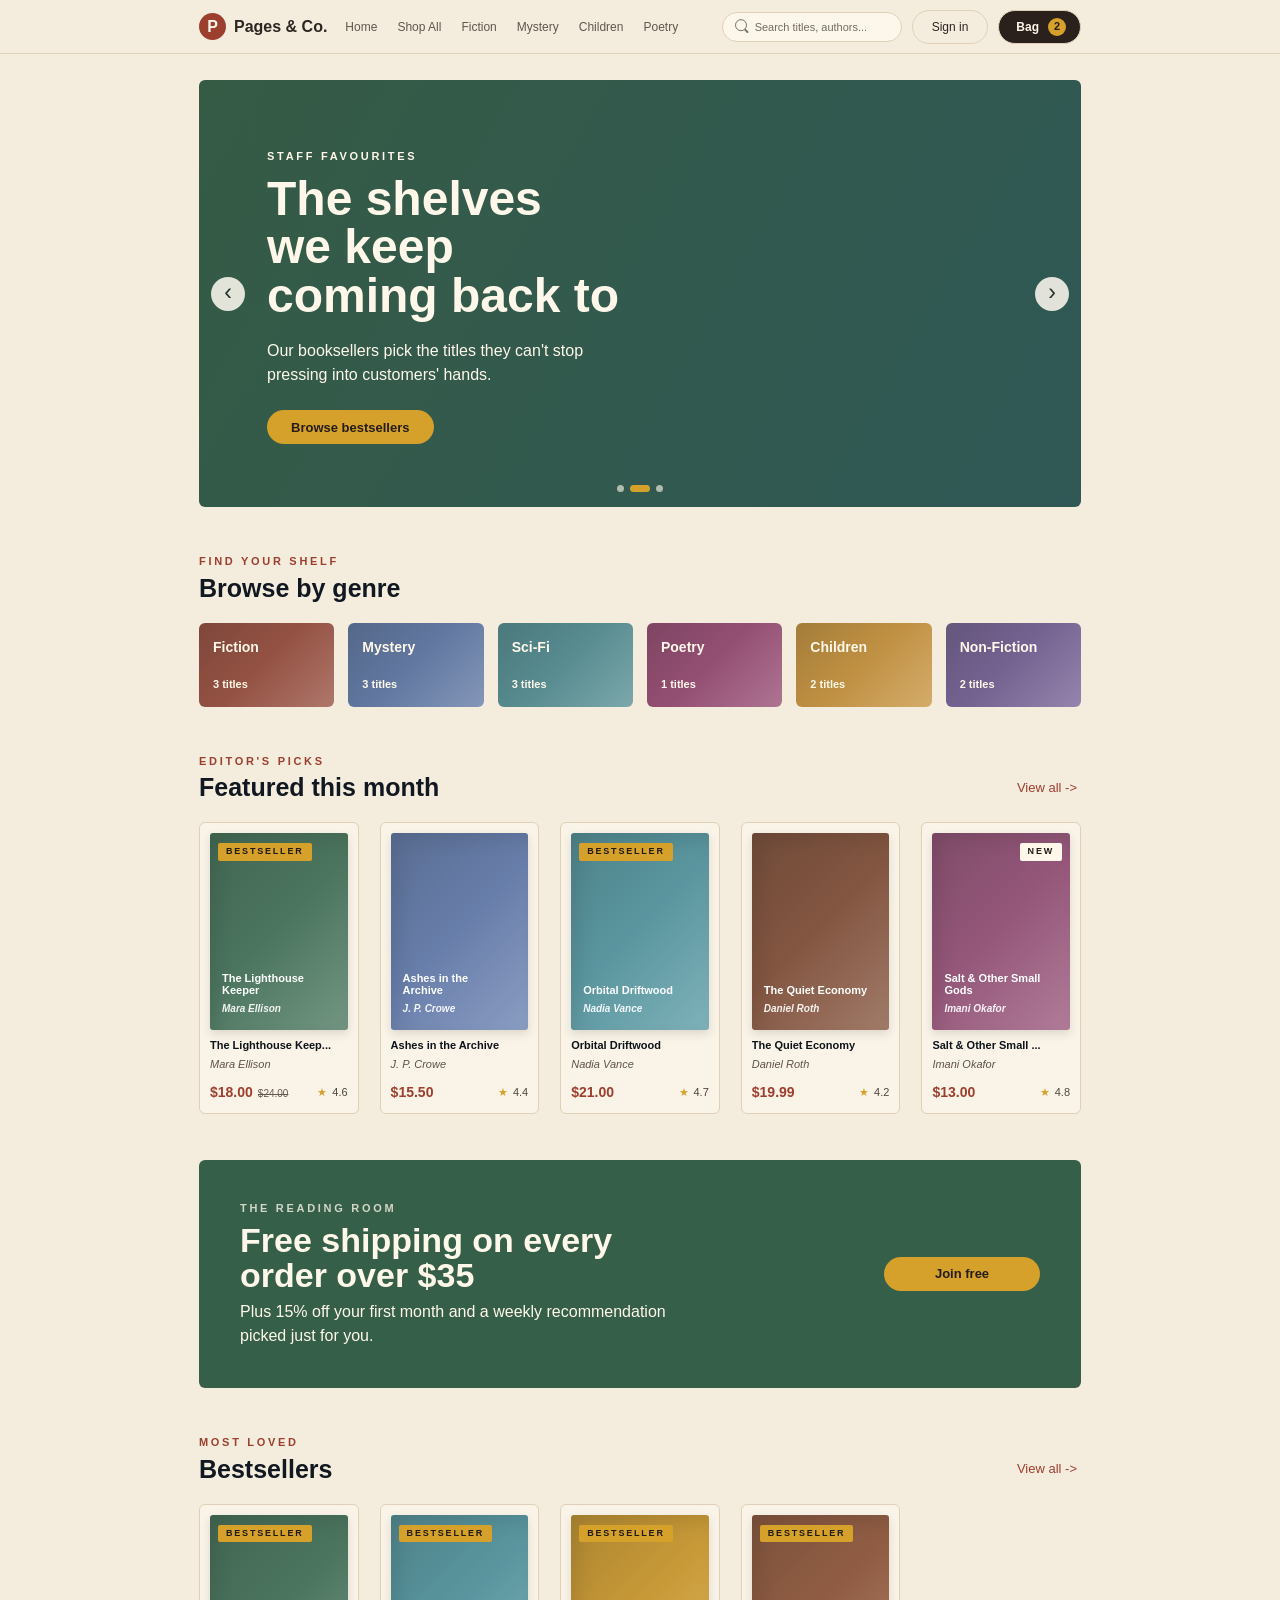
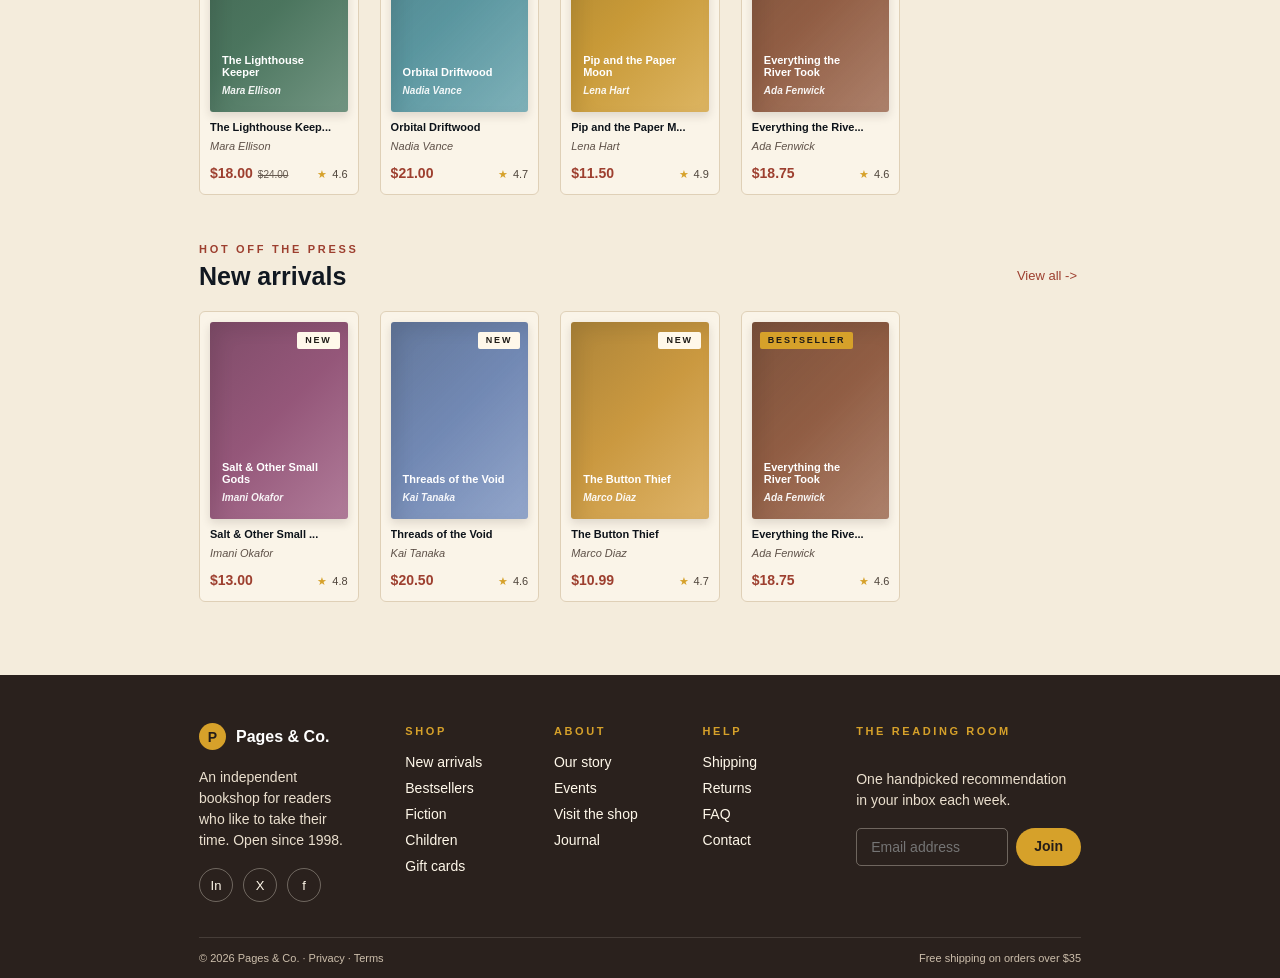
<file: index.html>
<!DOCTYPE html>
<html lang="en">

<head>
    <meta charset="UTF-8" />
    <meta name="viewport" content="width=device-width, initial-scale=1.0" />
    <title>Pages & Co. | Home</title>

    <link rel="stylesheet" href="./css/style.css" />
</head>

<body class="home-page">
    <header class="site-header" id="siteHeader"></header>

    <main>
        <section class="hero-section" aria-labelledby="hero-title">
            <div class="container hero-wrapper">
                <article class="hero-content" aria-live="polite">
                    <p class="section-label">Staff favourites</p>
                    <h1 id="hero-title">
                        <span>The shelves</span>
                        <span>we keep</span>
                        <span>coming back to</span>
                    </h1>
                    <p>
                        Our booksellers pick the titles they can't stop pressing into
                        customers' hands.
                    </p>

                    <div class="hero-actions">
                        <a href="./lists.html" class="btn btn-primary">Browse bestsellers</a>
                    </div>
                </article>

                <button type="button" class="hero-arrow hero-arrow-prev" aria-label="Previous slide"></button>
                <button type="button" class="hero-arrow hero-arrow-next" aria-label="Next slide"></button>
                <div class="hero-dots" role="group" aria-label="Choose hero slide">
                    <button type="button" data-slide="0" aria-label="Show slide 1"></button>
                    <button type="button" data-slide="1" aria-label="Show slide 2"></button>
                    <button type="button" data-slide="2" aria-label="Show slide 3"></button>
                </div>
            </div>
        </section>

        <section class="genre-section" aria-labelledby="genre-title">
            <div class="container">
                <div class="section-heading">
                    <p class="section-label">Find your shelf</p>
                    <h2 id="genre-title">Browse by genre</h2>
                </div>

                <div class="genre-grid" id="genreGrid">
                    <!-- Genre cards will be rendered by JavaScript -->
                </div>
            </div>
        </section>

        <section class="books-section" aria-labelledby="featured-title">
            <div class="container">
                <div class="section-heading">
                    <p class="section-label">Editor's picks</p>
                    <h2 id="featured-title">Featured this month</h2>
                    <a href="./lists.html" class="section-link">View all -></a>
                </div>

                <div class="book-grid" id="featuredBooks">
                    <!-- Book cards will be rendered by JavaScript -->
                </div>
            </div>
        </section>

        <section class="promo-section" aria-labelledby="promo-title">
            <div class="container">
                <article class="promo-banner">
                    <div>
                        <p class="section-label">The reading room</p>
                        <h2 id="promo-title">Free shipping on every order over $35</h2>
                        <p>Plus 15% off your first month and a weekly recommendation picked just for you.</p>
                    </div>

                    <a href="./lists.html" class="btn btn-primary">Join free</a>
                </article>
            </div>
        </section>

        <section class="books-section" aria-labelledby="bestseller-title">
            <div class="container">
                <div class="section-heading">
                    <p class="section-label">Most loved</p>
                    <h2 id="bestseller-title">Bestsellers</h2>
                    <a href="./lists.html" class="section-link">View all -></a>
                </div>

                <div class="book-grid" id="bestsellerBooks">
                    <!-- Book cards will be rendered by JavaScript -->
                </div>
            </div>
        </section>

        <section class="books-section" aria-labelledby="new-title">
            <div class="container">
                <div class="section-heading">
                    <p class="section-label">Hot off the press</p>
                    <h2 id="new-title">New arrivals</h2>
                    <a href="./lists.html" class="section-link">View all -></a>
                </div>

                <div class="book-grid" id="newBooks">
                    <!-- Book cards will be rendered by JavaScript -->
                </div>
            </div>
        </section>
    </main>

    <footer class="site-footer" id="siteFooter"></footer>

    <aside class="login-modal" id="loginModal" aria-hidden="true"></aside>

    <script src="./js/data/books.js"></script>
    <script src="./js/data/genres.js"></script>
    <script src="./js/data/users.js"></script>
    <script src="./js/components/site-header.js"></script>
    <script src="./js/components/site-footer.js"></script>
    <script src="./js/components/login-modal.js"></script>
    <script src="./js/core/utils.js"></script>
    <script src="./js/core/cart-store.js"></script>
    <script src="./js/components/book-card.js"></script>
    <script src="./js/pages/home-page.js"></script>
    <script src="./js/main.js"></script>
</body>

</html>
</file>
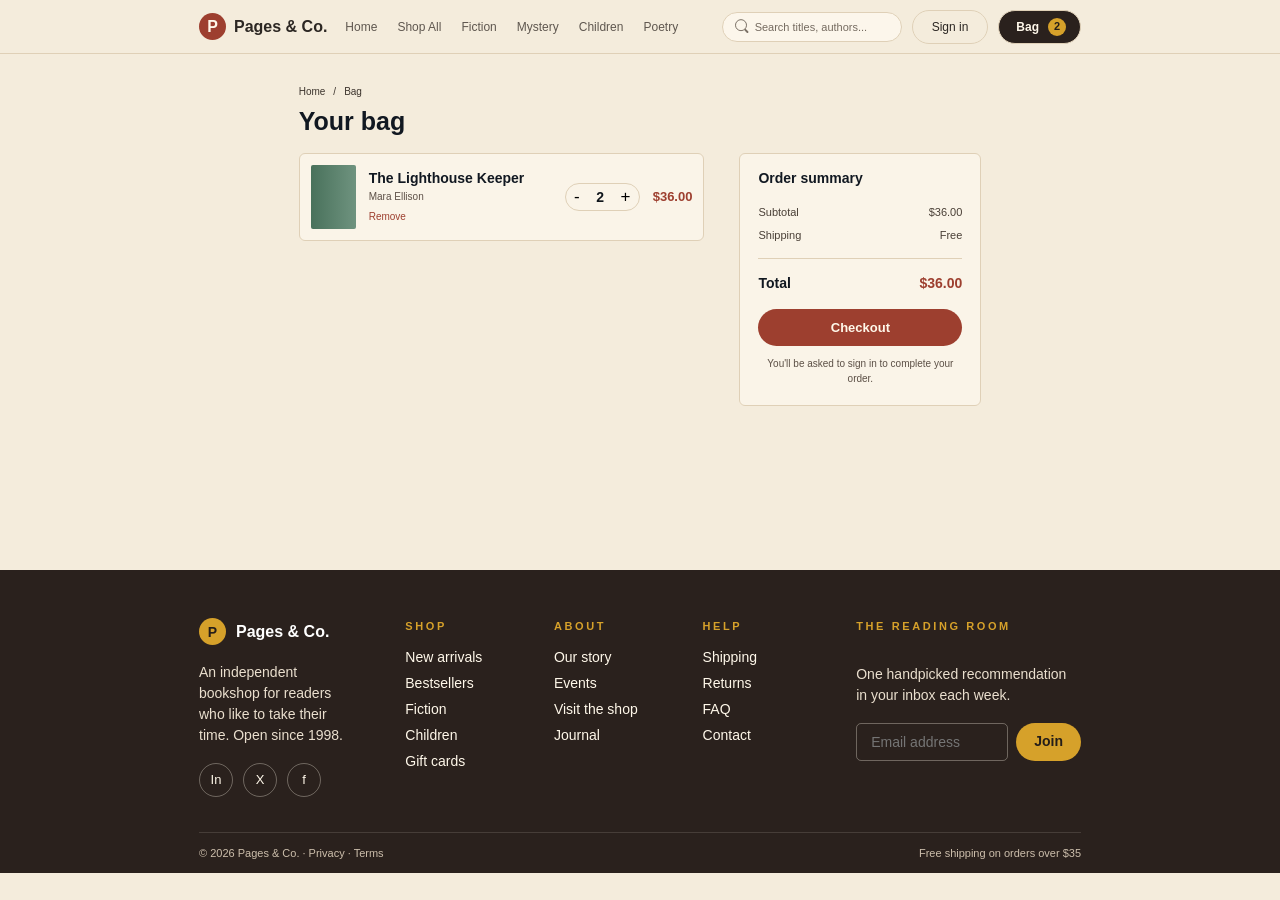
<file: checkout.html>
<!DOCTYPE html>
<html lang="en">

<head>
    <meta charset="UTF-8" />
    <meta name="viewport" content="width=device-width, initial-scale=1.0" />
    <title>Pages & Co. | Bag</title>

    <link rel="stylesheet" href="./css/style.css" />
</head>

<body class="checkout-page">
    <header class="site-header" id="siteHeader"></header>

    <main>
        <section class="page-hero" aria-labelledby="bag-title">
            <div class="container">
                <nav class="breadcrumb" aria-label="Breadcrumb">
                    <a href="./index.html">Home</a>
                    <span>/</span>
                    <span>Bag</span>
                </nav>

                <h1 id="bag-title">Your bag</h1>
            </div>
        </section>

        <section class="bag-section" aria-labelledby="bag-content-title">
            <div class="container bag-layout">
                <section class="bag-items" aria-labelledby="bag-content-title">
                    <h2 id="bag-content-title">Shopping bag</h2>

                    <div id="cartItems">
                        <!-- Cart items rendered by JavaScript -->
                    </div>
                </section>

                <aside class="order-summary" aria-labelledby="summary-title">
                    <h2 id="summary-title">Order summary</h2>

                    <dl>
                        <div>
                            <dt>Subtotal</dt>
                            <dd id="subtotal">$0.00</dd>
                        </div>

                        <div>
                            <dt>Shipping</dt>
                            <dd>Free</dd>
                        </div>

                        <div class="summary-total">
                            <dt>Total</dt>
                            <dd id="total">$0.00</dd>
                        </div>
                    </dl>

                    <button type="button" class="btn btn-primary checkout-btn" id="checkoutBtn">
                        Checkout
                    </button>
                    <p class="checkout-note">You'll be asked to sign in to complete your order.</p>
                </aside>
            </div>
        </section>
    </main>

    <footer class="site-footer" id="siteFooter"></footer>

    <aside class="login-modal" id="loginModal" aria-hidden="true"></aside>

    <script src="./js/data/books.js"></script>
    <script src="./js/data/genres.js"></script>
    <script src="./js/data/users.js"></script>
    <script src="./js/components/site-header.js"></script>
    <script src="./js/components/site-footer.js"></script>
    <script src="./js/components/login-modal.js"></script>
    <script src="./js/core/utils.js"></script>
    <script src="./js/core/cart-store.js"></script>
    <script src="./js/pages/checkout-page.js"></script>
    <script src="./js/main.js"></script>
</body>

</html>
</file>
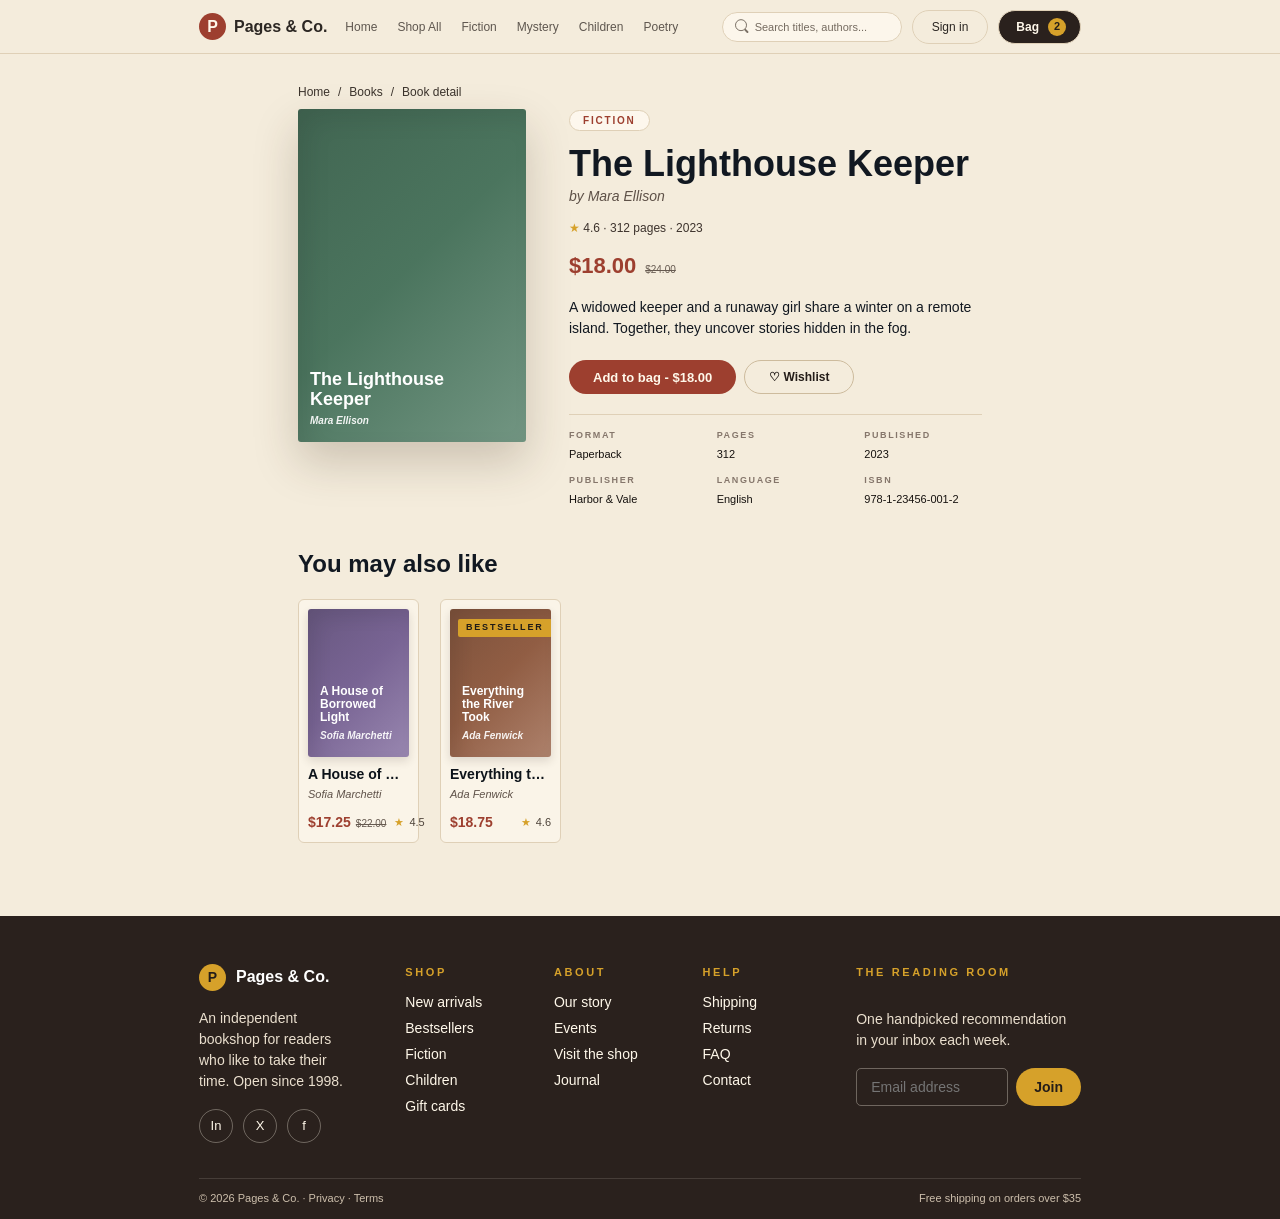
<file: detail.html>
<!DOCTYPE html>
<html lang="en">

<head>
    <meta charset="UTF-8" />
    <meta name="viewport" content="width=device-width, initial-scale=1.0" />
    <title>Pages & Co. | Book Detail</title>

    <link rel="stylesheet" href="./css/style.css" />
</head>

<body class="detail-page">
    <header class="site-header" id="siteHeader"></header>

    <main>
        <section class="detail-section" aria-labelledby="detail-title">
            <div class="container">
                <nav class="breadcrumb" aria-label="Breadcrumb">
                    <a href="./index.html">Home</a>
                    <span>/</span>
                    <a href="./lists.html">Books</a>
                    <span>/</span>
                    <span>Book detail</span>
                </nav>

                <article class="book-detail" id="bookDetail">
                    <figure class="detail-cover-wrapper">
                        <div class="book-cover detail-cover" aria-hidden="true">
                            Book Cover
                        </div>
                        <figcaption>Book cover preview</figcaption>
                    </figure>

                    <section class="detail-info">
                        <p class="book-badge">Fiction</p>
                        <h1 id="detail-title">The Lighthouse Keeper</h1>
                        <p class="book-author">by Mara Ellison</p>

                        <p class="book-rating">&#9733; 4.6 &middot; 312 pages &middot; 2023</p>

                        <p class="detail-price">
                            <span>$18.00</span>
                            <del>$24.00</del>
                        </p>

                        <p class="book-description">
                            A widowed keeper and a runaway girl share a winter on a remote island.
                            Together, they uncover stories hidden in the fog.
                        </p>

                        <div class="detail-actions">
                            <button type="button" class="btn btn-primary" id="addToBagBtn">
                                Add to bag - $18.00
                            </button>

                            <button type="button" class="btn btn-outline" id="wishlistBtn">
                                &#9825; Wishlist
                            </button>
                        </div>

                        <aside class="book-meta" aria-label="Book information">
                            <p><strong>Genre:</strong> Fiction</p>
                            <p><strong>Pages:</strong> 312</p>
                            <p><strong>Published:</strong> 2023</p>
                        </aside>
                    </section>
                </article>
            </div>
        </section>

        <section class="books-section" aria-labelledby="related-title">
            <div class="container">
                <div class="section-heading">
                    <h2 id="related-title">You may also like</h2>
                </div>

                <div class="book-grid" id="relatedBooks">
                    <!-- Related books rendered by JavaScript -->
                </div>
            </div>
        </section>
    </main>

    <footer class="site-footer" id="siteFooter"></footer>

    <aside class="login-modal" id="loginModal" aria-hidden="true"></aside>

    <script src="./js/data/books.js"></script>
    <script src="./js/data/genres.js"></script>
    <script src="./js/data/users.js"></script>
    <script src="./js/components/site-header.js"></script>
    <script src="./js/components/site-footer.js"></script>
    <script src="./js/components/login-modal.js"></script>
    <script src="./js/core/utils.js"></script>
    <script src="./js/core/cart-store.js"></script>
    <script src="./js/components/book-card.js"></script>
    <script src="./js/pages/detail-page.js"></script>
    <script src="./js/main.js"></script>
</body>

</html>
</file>
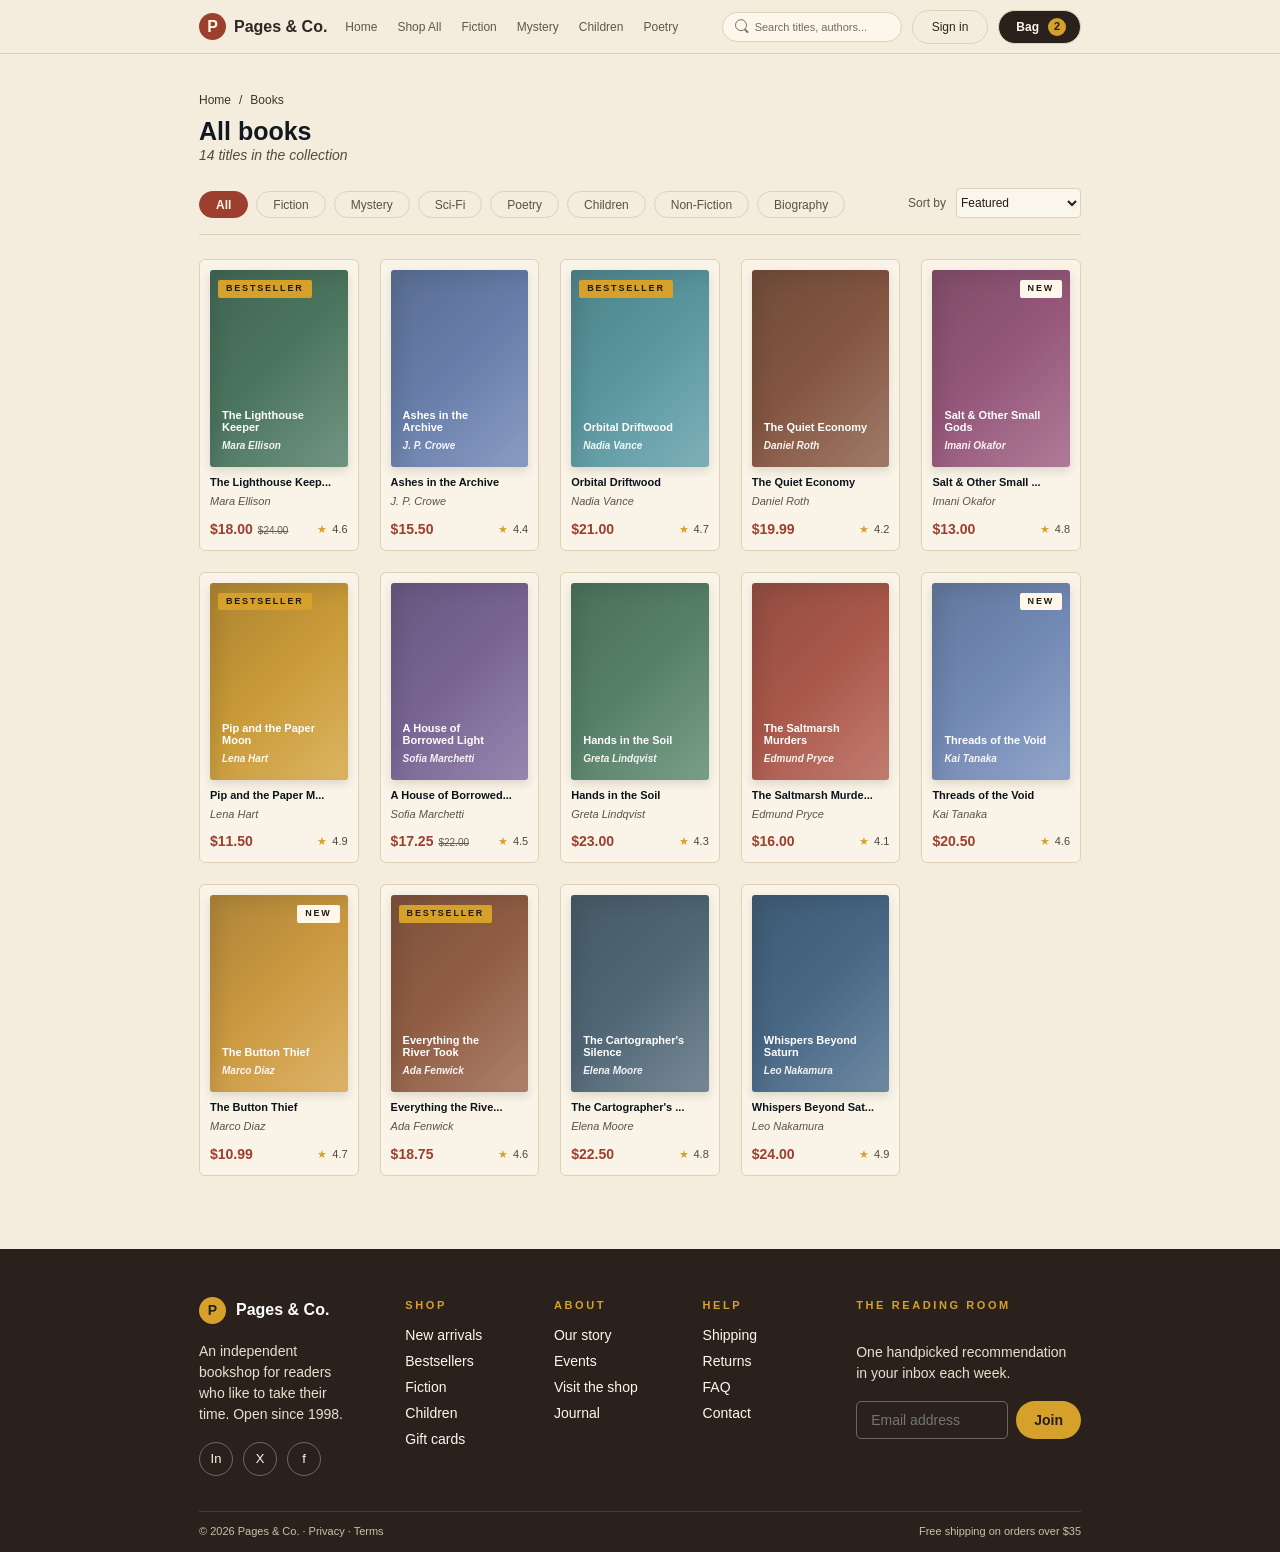
<file: lists.html>
<!DOCTYPE html>
<html lang="en">

<head>
    <meta charset="UTF-8" />
    <meta name="viewport" content="width=device-width, initial-scale=1.0" />
    <title>Pages & Co. | Books</title>

    <link rel="stylesheet" href="./css/style.css" />
</head>

<body class="list-page">
    <header class="site-header" id="siteHeader"></header>

    <main>
        <section class="page-hero" aria-labelledby="books-title">
            <div class="container">
                <nav class="breadcrumb" aria-label="Breadcrumb">
                    <a href="./index.html">Home</a>
                    <span>/</span>
                    <span>Books</span>
                </nav>

                <h1 id="books-title">All books</h1>
                <p id="collectionCount">14 titles in the collection</p>
            </div>
        </section>

        <section class="book-list-section" aria-labelledby="collection-title">
            <div class="container">
                <div class="list-toolbar">
                    <div>
                        <h2 id="collection-title">Book collection</h2>
                        <p>Filter and sort books by your reading preference.</p>
                    </div>

                    <nav class="filter-bar" id="filterBar" aria-label="Book genre filters">
                        <!-- Filter buttons rendered by JavaScript -->
                    </nav>

                    <form class="sort-form">
                        <label for="sortSelect">Sort by</label>
                        <select id="sortSelect">
                            <option value="featured">Featured</option>
                            <option value="price-low">Price: Low to High</option>
                            <option value="price-high">Price: High to Low</option>
                            <option value="rating">Top Rated</option>
                        </select>
                    </form>
                </div>

                <div class="book-grid" id="bookList">
                    <!-- Book cards rendered by JavaScript -->
                </div>
            </div>
        </section>
    </main>

    <footer class="site-footer" id="siteFooter"></footer>

    <aside class="login-modal" id="loginModal" aria-hidden="true"></aside>

    <script src="./js/data/books.js"></script>
    <script src="./js/data/genres.js"></script>
    <script src="./js/data/users.js"></script>
    <script src="./js/components/site-header.js"></script>
    <script src="./js/components/site-footer.js"></script>
    <script src="./js/components/login-modal.js"></script>
    <script src="./js/core/utils.js"></script>
    <script src="./js/core/cart-store.js"></script>
    <script src="./js/components/book-card.js"></script>
    <script src="./js/pages/list-page.js"></script>
    <script src="./js/main.js"></script>
</body>

</html>
</file>
<file: css/style.css>
﻿@import url("./base/variables.css");
@import url("./base/reset.css");

@import url("./components/brand.css");
@import url("./components/header.css");
@import url("./components/controls.css");
@import url("./components/button.css");
@import url("./components/section.css");
@import url("./components/book-card.css");
@import url("./components/footer.css");
@import url("./components/login-modal.css");

@import url("./pages/home.css");
@import url("./pages/list.css");
@import url("./pages/detail.css");
@import url("./pages/checkout.css");

@import url("./responsive.css");
</file>
